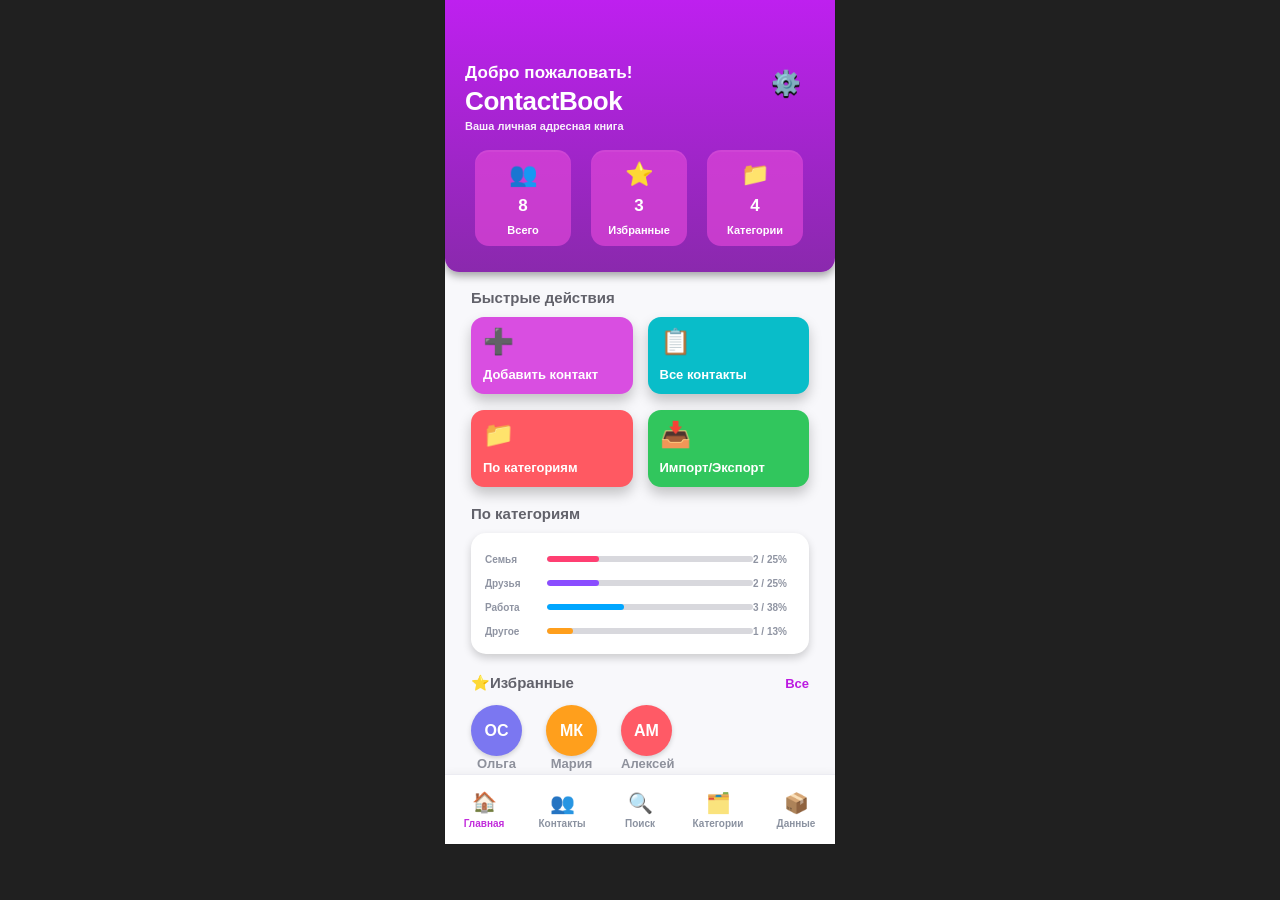
<file: index.html>
<!DOCTYPE html>
<html lang="ru">
<head>
  <meta charset="UTF-8" />
  <meta name="viewport" content="width=device-width, initial-scale=1.0, maximum-scale=1.0, user-scalable=no" />
  <title>ContactBook</title>
  <link rel="stylesheet" href="/static/style.css" />
</head>
<body>
  <div class="phone" id="phone">
    <section class="screen active" id="home"></section>
    <section class="screen plain-page" id="contacts"></section>
    <section class="screen plain-page" id="search"></section>
    <section class="screen" id="categories"></section>
    <section class="screen" id="data"></section>
    <section class="screen plain-page" id="form"></section>
    <section class="screen plain-page" id="settings"></section>
    <div id="global-nav"></div>
    <div class="toast" id="toast"></div>
  </div>

<script src="/static/app.js"></script>
</body>
</html>
</file>
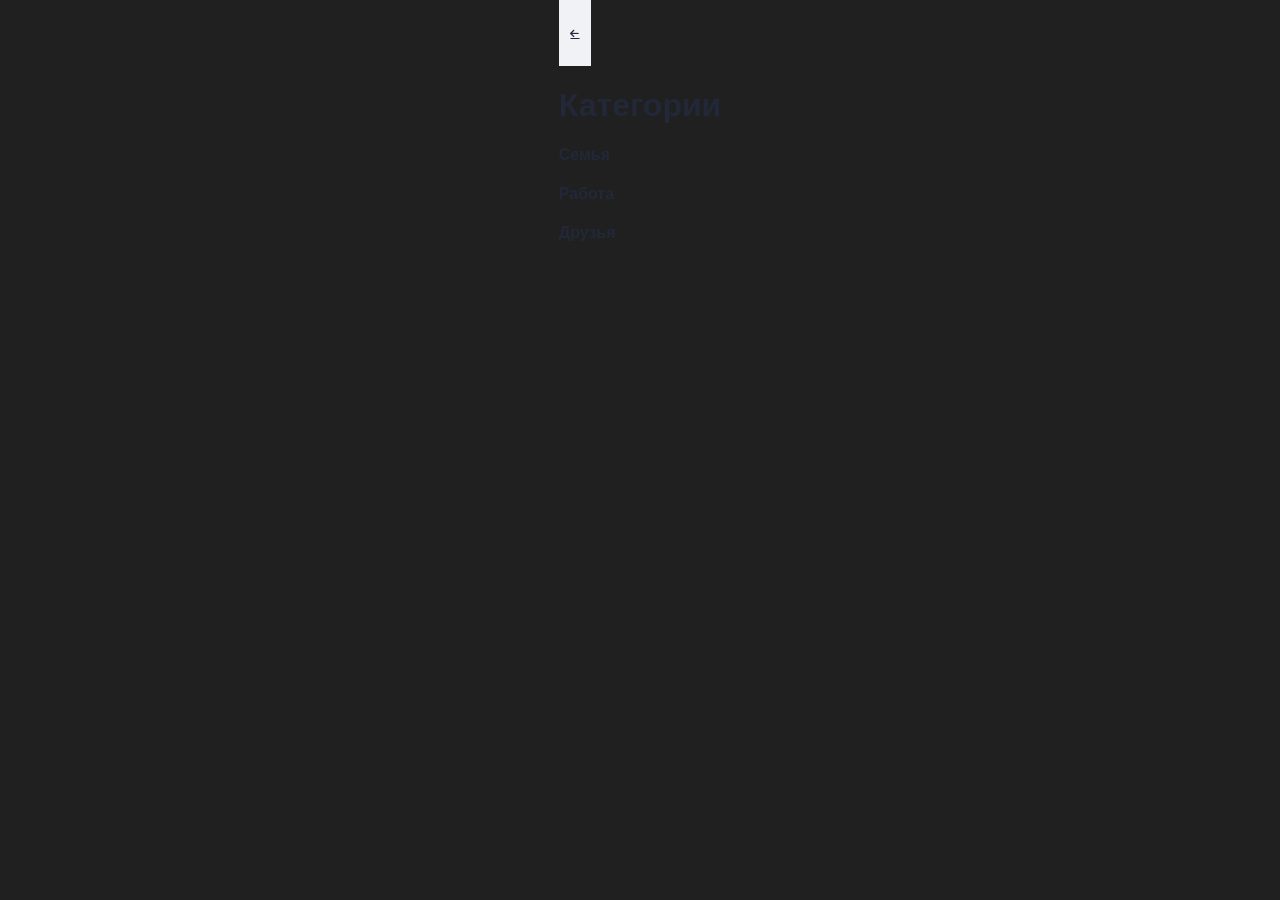
<file: templates/categories.html>
<!DOCTYPE html>
<html lang="ru">
<head>
    <meta charset="UTF-8">
    <meta name="viewport" content="width=device-width, initial-scale=1.0">
    <title>Категории</title>
    <link rel="stylesheet" href="https://cdnjs.cloudflare.com/ajax/libs/font-awesome/6.4.0/css/all.min.css">
    <link rel="stylesheet" href="../static/style.css">
</head>
<body>
    <div class="phone-screen">
        <div class="settings-header">
            <a href="home.html" class="nav-btn" style="color: var(--text-main); background: #f1f2f6;"><i class="fas fa-arrow-left"></i></a>
            <h1>Категории</h1>
        </div>
        <div class="settings-content">
            <div class="settings-list">
                <div class="settings-item"><div class="item-text"><h4>Семья</h4></div></div>
                <div class="settings-item"><div class="item-text"><h4>Работа</h4></div></div>
                <div class="settings-item"><div class="item-text"><h4>Друзья</h4></div></div>
            </div>
        </div>
    </div>
</body>
</html>
</file>
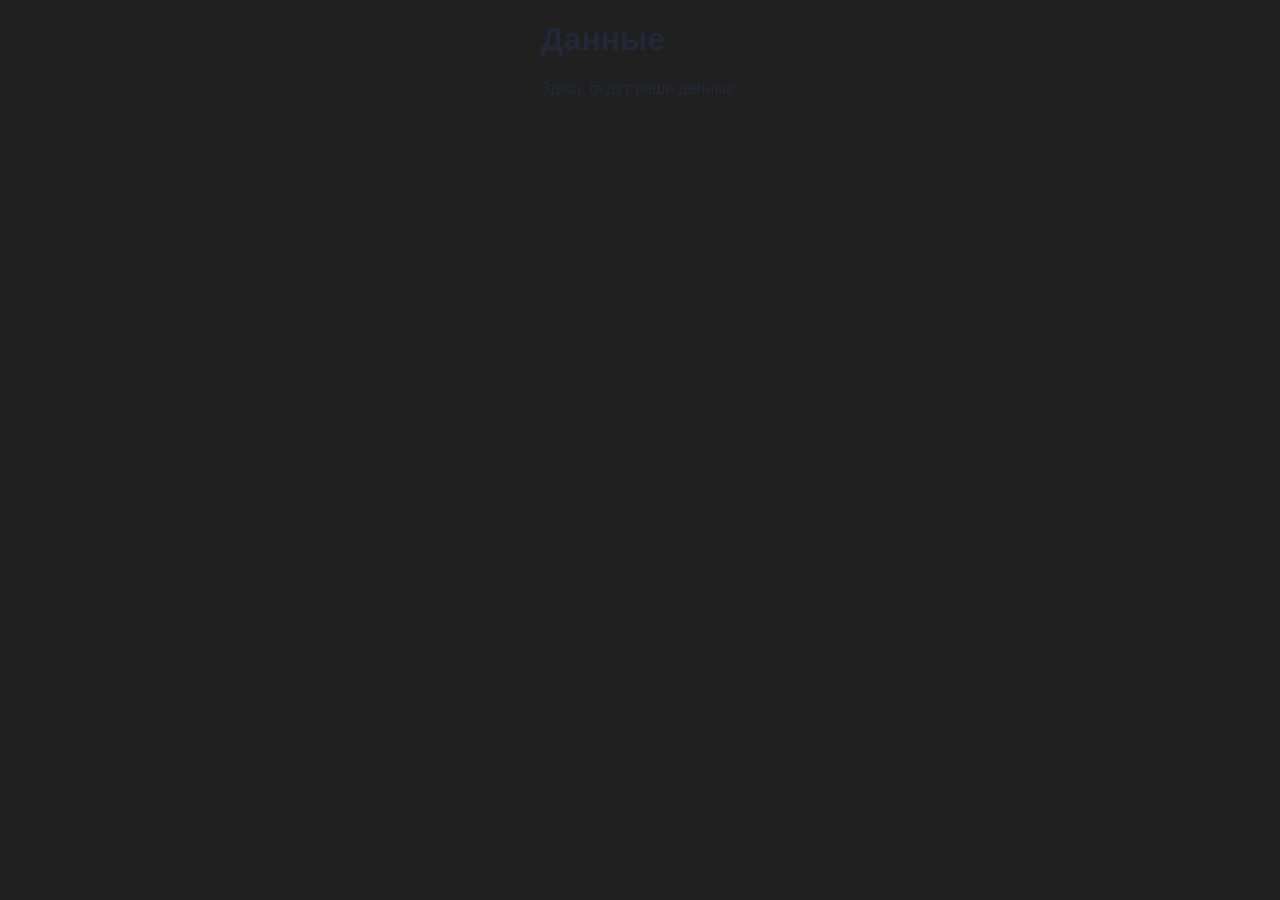
<file: templates/data.html>
<!DOCTYPE html>
<html lang="ru">
<head>
    <meta charset="UTF-8">
    <title>Данные</title>
    <link rel="stylesheet" href="../static/style.css">
</head>
<body>
    <div class="phone-screen">
        <div class="settings-header"><h1>Данные</h1></div>
        <div class="settings-content"><p>Здесь будут ваши данные.</p></div>
    </div>
</body>
</html>
</file>
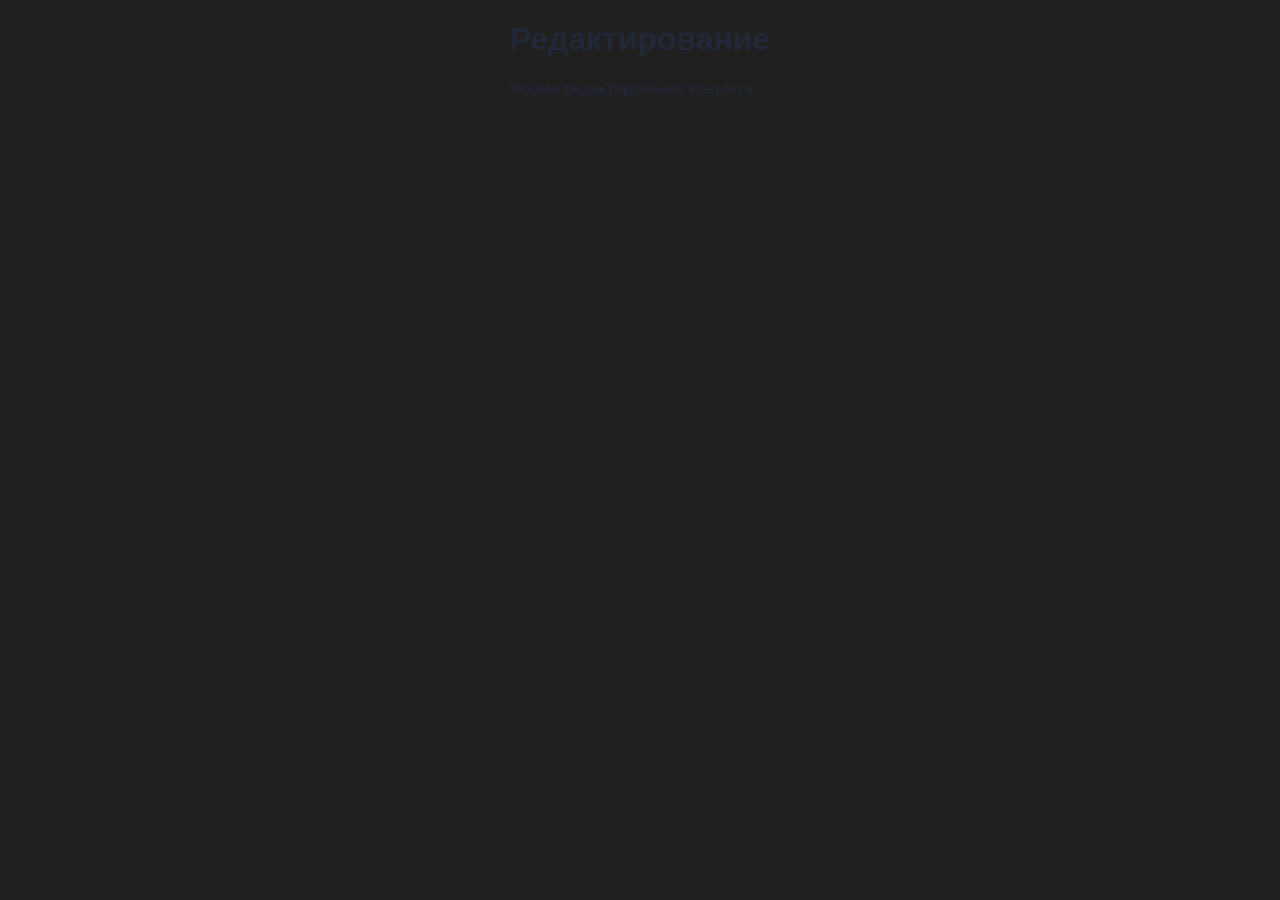
<file: templates/form_edit.html>
<!DOCTYPE html>
<html lang="ru">
<head>
    <meta charset="UTF-8">
    <title>Редактировать</title>
    <link rel="stylesheet" href="../static/style.css">
</head>
<body>
    <div class="phone-screen">
        <div class="settings-header"><h1>Редактирование</h1></div>
        <div class="settings-content">
            <div class="info-card">
                <p>Форма редактирования контакта...</p>
            </div>
        </div>
    </div>
</body>
</html>
</file>
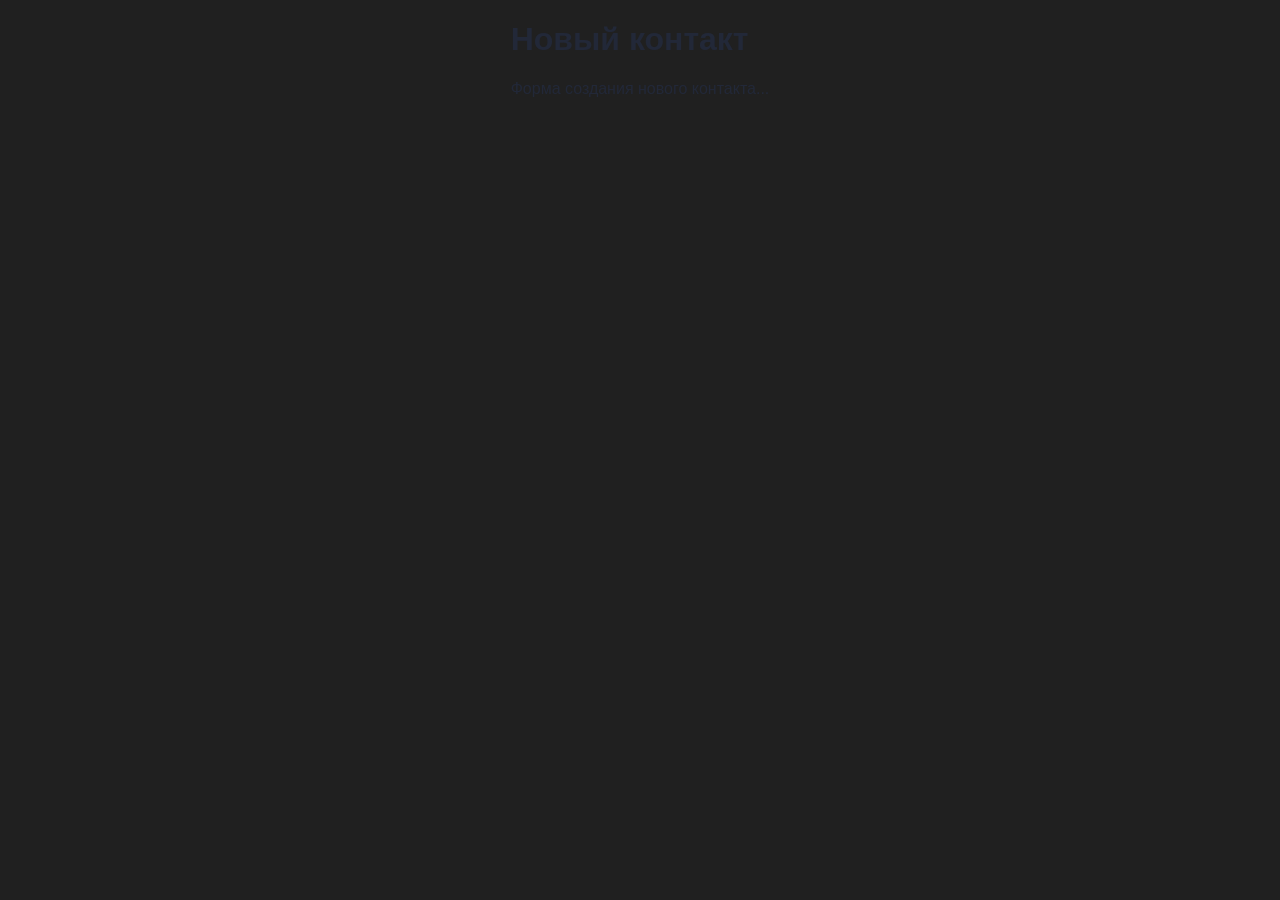
<file: templates/form_new.html>
<!DOCTYPE html>
<html lang="ru">
<head>
    <meta charset="UTF-8">
    <title>Новый контакт</title>
    <link rel="stylesheet" href="../static/style.css">
</head>
<body>
    <div class="phone-screen">
        <div class="settings-header"><h1>Новый контакт</h1></div>
        <div class="settings-content">
            <div class="info-card">
                <p>Форма создания нового контакта...</p>
            </div>
        </div>
    </div>
</body>
</html>
</file>
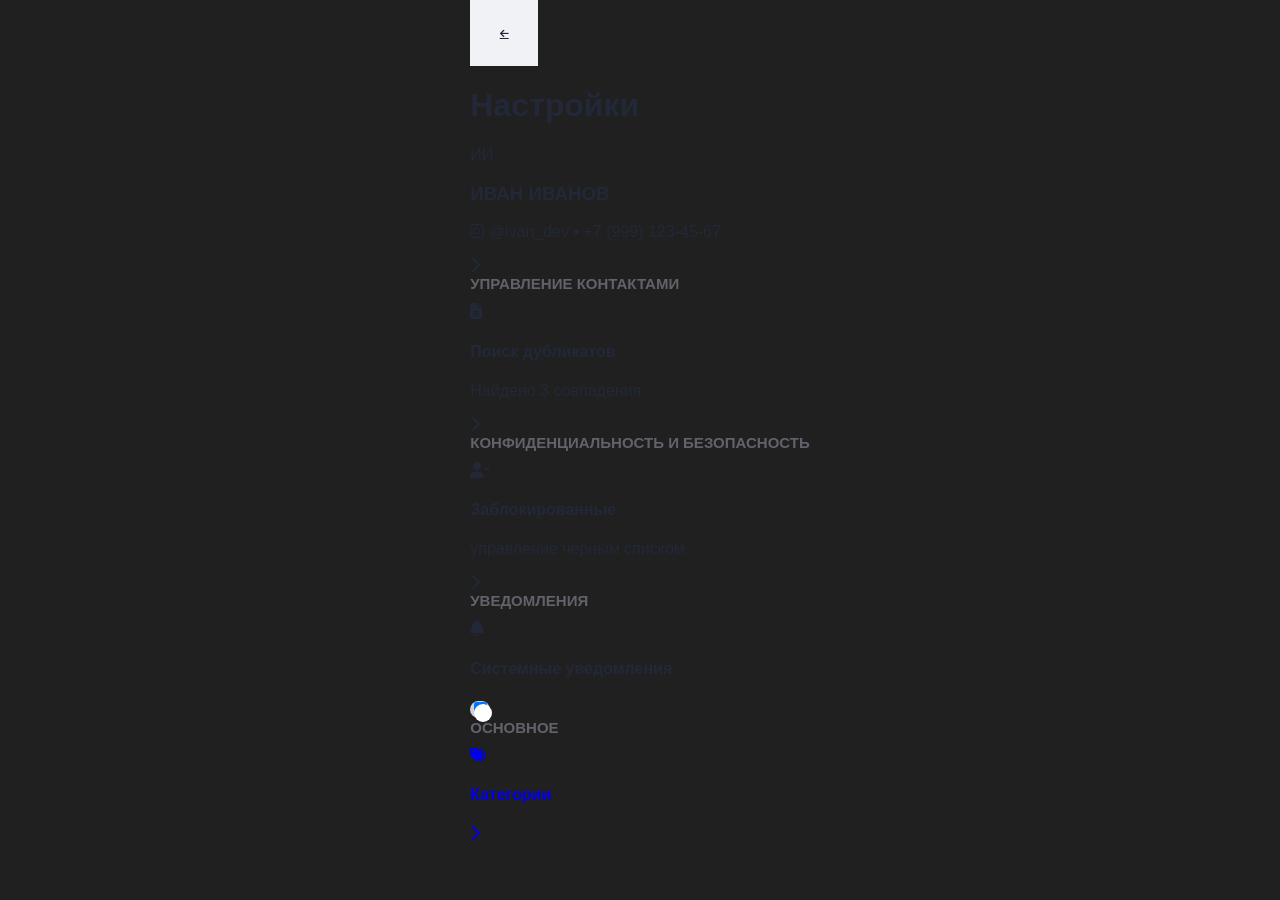
<file: templates/home.html>
<!DOCTYPE html>
<html lang="ru">
<head>
    <meta charset="UTF-8">
    <meta name="viewport" content="width=device-width, initial-scale=1.0">
    <title>Настройки</title>
    <link rel="stylesheet" href="https://cdnjs.cloudflare.com/ajax/libs/font-awesome/6.4.0/css/all.min.css">
    <link rel="stylesheet" href="../static/style.css">
</head>
<body>
    <div class="phone-screen">
        <div class="settings-header">
            <a href="contacts.html" class="nav-btn" style="color: var(--text-main); background: #f1f2f6;"><i class="fas fa-arrow-left"></i></a>
            <h1>Настройки</h1>
        </div>

        <div class="settings-content">
            <div class="user-profile-card">
                <div class="avatar-circle">ИИ</div>
                <div class="user-info">
                    <h3>ИВАН ИВАНОВ</h3>
                    <p><i class="fab fa-instagram"></i> @ivan_dev • +7 (999) 123-45-67</p>
                </div>
                <div class="chevron"><i class="fas fa-chevron-right"></i></div>
            </div>

            <div class="section-title">УПРАВЛЕНИЕ КОНТАКТАМИ</div>
            <div class="settings-list">
                <div class="settings-item">
                    <div class="item-icon"><i class="fas fa-file-alt"></i></div>
                    <div class="item-text">
                        <h4>Поиск дубликатов</h4>
                        <p>Найдено 3 совпадения</p>
                    </div>
                    <div class="chevron"><i class="fas fa-chevron-right"></i></div>
                </div>
            </div>

            <div class="section-title">КОНФИДЕНЦИАЛЬНОСТЬ И БЕЗОПАСНОСТЬ</div>
            <div class="settings-list">
                <div class="settings-item">
                    <div class="item-icon"><i class="fas fa-user-minus"></i></div>
                    <div class="item-text">
                        <h4>Заблокированные</h4>
                        <p>управление черным списком</p>
                    </div>
                    <div class="chevron"><i class="fas fa-chevron-right"></i></div>
                </div>
            </div>

            <div class="section-title">УВЕДОМЛЕНИЯ</div>
            <div class="settings-list">
                <div class="settings-item">
                    <div class="item-icon"><i class="fas fa-bell"></i></div>
                    <div class="item-text">
                        <h4>Системные уведомления</h4>
                    </div>
                    <div class="toggle-container">
                        <label class="switch">
                            <input type="checkbox" checked>
                            <span class="slider"></span>
                        </label>
                    </div>
                </div>
            </div>

            <div class="section-title">ОСНОВНОЕ</div>
            <div class="settings-list">
                <a href="categories.html" style="text-decoration: none;">
                    <div class="settings-item">
                        <div class="item-icon"><i class="fas fa-tags"></i></div>
                        <div class="item-text">
                            <h4>Категории</h4>
                        </div>
                        <div class="chevron"><i class="fas fa-chevron-right"></i></div>
                    </div>
                </a>
            </div>
        </div>
    </div>
</body>
</html>
</file>
<file: static/style.css>
:root{
      --bg:#f8f8fb;
      --panel:#ffffff;
      --text:#222838;
      --muted:#9aa0ad;
      --purple:#c92de0;
      --purple2:#8b28b7;
      --pink:#ff2459;
      --friend:#8d4cf1;
      --work:#12a7df;
      --other:#ff950e;
      --family:#ff235c;
      --green:#35c764;
      --cyan:#10c2c9;
      --shadow:0 7px 13px rgba(0,0,0,.22);
      --soft-shadow:0 3px 9px rgba(35,38,50,.16);
      --radius:18px;
      font-family: Inter, -apple-system, BlinkMacSystemFont, "Segoe UI", Roboto, Arial, sans-serif;
    }
    *{box-sizing:border-box;-webkit-tap-highlight-color:transparent}
    body{margin:0;min-height:100vh;background:#202020;color:var(--text);display:flex;justify-content:center;align-items:flex-start;}
    .phone{width:390px;height:844px;max-height:100vh;background:var(--bg);position:relative;overflow:hidden;box-shadow:0 0 0 1px rgba(0,0,0,.1);}
    @media(max-width:430px){body{background:var(--bg)}.phone{width:100vw;height:100vh;max-height:100vh;box-shadow:none}}
    button,input,textarea{font:inherit;border:0;outline:0;background:none;color:inherit}
    button{cursor:pointer}
    .screen{display:none;position:absolute;left:0;right:0;top:0;height:100%;min-height:0;overflow-y:auto;overflow-x:hidden;padding-bottom:84px;animation:show .22s ease both;scrollbar-width:none;-ms-overflow-style:none;}
    .screen::-webkit-scrollbar{display:none}
    .screen.active{display:block}
    #form.screen,#settings.screen{height:100%;padding-bottom:0}
    @keyframes show{from{opacity:.35;transform:translateY(8px)}to{opacity:1;transform:none}}
    .hero{height:272px;padding:64px 20px 20px;border-bottom-left-radius:14px;border-bottom-right-radius:14px;background:linear-gradient(180deg,#be20ef 0%,#8a29ad 100%);color:#fff;box-shadow:0 4px 8px rgba(0,0,0,.35);position:relative;}
    .gear{position:absolute;right:28px;top:68px;font-size:24px;text-shadow:0 1px 0 #000;filter:drop-shadow(0 1px 0 #161616)}
    .hero h4{margin:0 0 7px;font-size:17px;line-height:1;font-weight:800;letter-spacing:.1px}
    .hero h1{margin:0;font-size:26px;line-height:1.05;font-weight:900;letter-spacing:-.4px}
    .hero p{margin:5px 0 0;font-size:11px;font-weight:800;opacity:.93}
    .stats{display:flex;gap:20px;margin-top:18px;padding:0 10px}.stat{width:96px;height:96px;border-radius:14px;cursor:pointer;transition:transform .18s ease;background:rgba(221,68,215,.72);display:flex;flex-direction:column;align-items:center;justify-content:center;font-weight:900;box-shadow:0 2px 0 rgba(255,255,255,.05) inset}.stat:active{transform:scale(.97)}.stat .ico{font-size:23px;margin-bottom:8px}.stat .num{font-size:17px}.stat .lbl{font-size:11px;margin-top:8px}
    .content{padding:17px 26px 8px}.section-title{font-size:15px;font-weight:900;margin:0 0 11px;color:#62626b}.quick-grid{display:grid;grid-template-columns:1fr 1fr;gap:16px 15px}.quick{height:77px;border-radius:13px;color:#fff;padding:12px 12px;text-align:left;box-shadow:var(--shadow);font-size:13px;font-weight:900;display:flex;flex-direction:column;justify-content:space-between}.quick .qico{font-size:25px;line-height:1}.quick.add{background:#d94ee1}.quick.all{background:#09bdc9}.quick.cats{background:#ff5962}.quick.data{background:#31c65d}.category-progress{background:#fff;border-radius:15px;padding:14px 14px 11px;box-shadow:0 4px 8px rgba(0,0,0,.18);}.prog-row{display:grid;grid-template-columns:62px 1fr 42px;align-items:center;height:24px;font-size:10px;font-weight:700;color:#8f94a2}.bar{height:6px;background:#d8d8dd;border-radius:7px;overflow:hidden}.fill{height:100%;border-radius:7px}.fav-head{display:flex;align-items:center;justify-content:space-between;margin-top:20px;margin-bottom:13px}.fav-head a{font-size:13px;font-weight:900;color:#bc19e1}.fav-list{display:flex;gap:24px;align-items:flex-start;margin-top:2px}.fav-person{text-align:center;font-weight:800;color:#8e919c;font-size:13px}.avatar{width:51px;height:51px;border-radius:50%;display:flex;align-items:center;justify-content:center;color:#fff;font-weight:900;font-size:16px;box-shadow:0 2px 5px rgba(0,0,0,.17);position:relative}.small-star{position:absolute;right:-2px;top:-6px;font-size:16px}.bg-brown{background:#bd8158}.bg-blue{background:#6574f4}.bg-green{background:#31c665}.bg-cyan{background:#12c7bc}.bg-pink{background:#ef518e}.bg-violet{background:#7b77f1}.bg-red{background:#ff5a66}.bg-orange{background:#ff9f1c}.bg-teal{background:#17bebb}.bg-indigo{background:#5267df}.bg-lime{background:#88c43d}.bg-rose{background:#d94f91}.bg-slate{background:#607d8b}.bg-gold{background:#d6a21e}
    .bottom-nav{position:absolute;left:0;right:0;bottom:0;height:70px;background:#fff;display:flex;justify-content:space-around;align-items:center;border-top:1px solid #ececf2;z-index:100;box-shadow:0 -2px 8px rgba(20,20,30,.04)}.nav-btn{width:20%;height:66px;display:flex;flex-direction:column;align-items:center;justify-content:center;gap:3px;color:#8b92a0;font-size:10px;font-weight:700}.nav-btn .nav-ico{font-size:20px;filter:saturate(.85)}.nav-btn.active{color:#c22ddc}.nav-btn.active .nav-ico{transform:translateY(-1px)}
    .header{height:70px;background:#f4f1ff;display:flex;align-items:center;padding:0 20px;border-bottom:1px solid rgba(0,0,0,.05);gap:16px}.header h2{font-size:20px;font-weight:900;margin:0;flex:1}.back{font-size:20px;color:#53606d}.save{background:#c72fe0;color:#fff;border-radius:11px;padding:12px 17px;font-weight:900;font-size:13px}.plain-page{background:#fff;min-height:100%}.main-head{display:flex;align-items:center;padding:46px 21px 13px}.main-head h2{font-size:22px;margin:0;font-weight:900;flex:1}.plus{width:35px;height:35px;border-radius:50%;background:#ca2ee0;color:white;font-size:23px;line-height:1;display:flex;align-items:center;justify-content:center;padding:0 0 2px 0;box-shadow:0 2px 5px rgba(0,0,0,.18)}.searchbar{height:39px;background:#f0f0f4;border-radius:10px;display:flex;align-items:center;margin:0 21px 12px;padding:0 12px;gap:8px;color:#adb2bd;font-size:13px}.searchbar input{width:100%;font-size:13px;color:#394052}.chips{display:flex;gap:10px;margin:0 21px 15px;overflow:hidden}.chip{height:28px;padding:0 16px;border-radius:18px;background:#f0f0f4;color:#88909e;font-weight:800;font-size:11px}.chip.active{background:#cf32df;color:#fff}.letter{height:32px;background:#fafafa;border-top:1px solid #f1f1f3;border-bottom:1px solid #f4f4f4;color:#c42edc;font-size:11px;font-weight:900;padding:11px 21px 0}.contact-card{height:66px;background:#fff;border-radius:13px;margin:0 21px 9px;box-shadow:0 2px 6px rgba(0,0,0,.1);display:flex;align-items:center;padding:0 12px}.contact-card .avatar{width:36px;height:36px;font-size:13px;flex:0 0 auto}.c-info{margin-left:12px;min-width:0;flex:1}.c-name{font-size:13px;font-weight:900;white-space:nowrap;overflow:hidden;text-overflow:ellipsis}.c-phone{font-size:11px;color:#8f96a3;margin-top:4px}.cat-badge{font-size:9px;font-weight:900;border-radius:10px;padding:4px 8px;background:#f2f3f7}.dots{font-size:18px;color:#c6cad2;margin-left:8px;line-height:1}.badge-family{color:var(--family)}.badge-friends{color:var(--friend)}.badge-work{color:var(--work)}.badge-other{color:var(--other)}
    .cat-hero{height:272px}.big-folder{width:100px;height:78px;margin:24px 0 0 10px;position:relative;background:linear-gradient(#ffe15e,#edc427);border-radius:5px;box-shadow:0 3px 8px rgba(0,0,0,.15)}.big-folder:before{content:"";position:absolute;left:0;top:-16px;width:48px;height:26px;background:#eab12e;border-radius:8px 8px 0 0}.box-icon{width:92px;height:78px;margin:25px 0 0 13px;position:relative;background:linear-gradient(180deg,#ffbc3d 0 48%,#ffd03d 48% 100%);clip-path:polygon(12% 0,88% 0,100% 33%,100% 100%,0 100%,0 33%)}.box-icon:after{content:"";position:absolute;left:38px;top:0;width:18px;height:48px;background:#23b689;opacity:.8}.cat-grid{display:grid;grid-template-columns:1fr 1fr;gap:16px;margin-top:30px}.cat-tile{height:108px;border-radius:13px;color:#fff;padding:13px 14px;text-align:left;align-items:flex-start;box-shadow:var(--shadow);display:flex;flex-direction:column;justify-content:flex-end;position:relative;overflow:hidden}.cat-tile .emoji{position:absolute;top:12px;left:13px;font-size:34px}.cat-tile .count{font-size:21px;font-weight:900;text-align:left;line-height:1}.cat-tile .label{font-size:14px;font-weight:900;text-align:left;margin-top:2px}.cat-tile.family{background:linear-gradient(145deg,#ff5f7e,#ff2f6d)}.cat-tile.friends{background:linear-gradient(145deg,#7c4dff,#b445ff)}.cat-tile.work{background:linear-gradient(145deg,#00a6ff,#00d4ff)}.cat-tile.other{background:linear-gradient(145deg,#ff9f1c,#ffbf47)}.cat-tile.muted.family{background:linear-gradient(145deg,#d8758e,#a95370)}.cat-tile.muted.friends{background:linear-gradient(145deg,#927ee0,#665aa8)}.cat-tile.muted.work{background:linear-gradient(145deg,#5fb4dd,#3d7fa4)}.cat-tile.muted.other{background:linear-gradient(145deg,#d29a50,#9b7442)}.cat-tile.muted{opacity:.92}.cat-tile.active{transform:translateY(-2px);box-shadow:0 10px 16px rgba(0,0,0,.28)}.chosen-title{margin:18px 0 11px;font-size:15px;font-weight:900}.category-contact-list{background:linear-gradient(145deg,#ffffff,#f2f4fb);border-radius:14px;color:#283044;padding:12px 12px 8px;box-shadow:0 5px 12px rgba(40,45,70,.16);border:1px solid #eef0f6}.mini-contact{display:flex;align-items:center;margin-bottom:9px}.mini-contact .avatar{width:38px;height:38px;font-size:12px}.mini-contact .c-name{color:#2b3244}.mini-contact .c-phone{color:#8f96a3;opacity:1}.ribbon{height:21px;border-radius:10px;background:linear-gradient(90deg,#ff7991,#ff9db1);color:#ff2258;font-weight:900;font-size:13px;margin-top:13px;padding:3px 11px;display:flex;justify-content:space-between;box-shadow:0 3px 7px rgba(0,0,0,.15)}.mini-chips{display:flex;gap:10px;margin-top:14px}.mini-card{height:50px;min-width:86px;border-radius:13px;background:linear-gradient(145deg,#ffffff,#eef2fb);box-shadow:0 5px 11px rgba(40,45,70,.15);display:flex;align-items:center;padding:0 10px;color:#2b3244;font-size:10px;font-weight:900;border:1px solid #edf0f7}.mini-card .avatar{width:32px;height:32px;font-size:10px;margin-right:8px}
    .data-stat{height:106px;border-radius:14px;background:linear-gradient(145deg,#ff315a,#cc48e1);color:#fff;margin:20px 0 33px;padding:25px 23px;box-shadow:var(--shadow)}.data-stat .big{font-size:34px;font-weight:900;line-height:.8}.data-stat .desc{font-size:13px;font-weight:900;margin-top:6px}.data-stat .tiny{font-size:10px;font-weight:900;margin-top:10px}.data-section{font-weight:900;color:#61636c;font-size:15px;margin:0 0 15px}.action-row{width:100%;height:67px;border-radius:15px;color:#fff;margin-bottom:8px;display:flex;align-items:center;padding:0 18px;box-shadow:var(--soft-shadow);position:relative;overflow:hidden}.action-row:before{content:"";width:43px;height:43px;border-radius:12px;background:rgba(255,255,255,.35);margin-right:14px}.action-row .row-ico{position:absolute;left:29px;font-size:24px}.action-row .title{font-size:15px;font-weight:900}.action-row .sub{font-size:9px;font-weight:800;opacity:.9}.json{background:linear-gradient(90deg,#be55f0,#d6a1fc)}.csv{background:linear-gradient(90deg,#23c872,#9bf0c6)}.vcard{background:linear-gradient(90deg,#0db5c4,#92e7e7)}.import{background:linear-gradient(90deg,#929292,#d7d7d7);border:2px dashed #656565;color:#fff}
    .form-body{padding:24px 25px 30px}.avatar-big{width:98px;height:98px;border-radius:50%;background:#4a8ef7;color:white;font-size:37px;font-weight:800;margin:0 auto 20px;display:flex;align-items:center;justify-content:center;box-shadow:0 3px 7px rgba(0,0,0,.26);position:relative}.camera{position:absolute;right:0;bottom:9px;width:24px;height:24px;border-radius:50%;background:#c933db;display:flex;align-items:center;justify-content:center;font-size:12px;border:2px solid rgba(0,0,0,.08)}.field-label{font-size:11px;color:#7b8390;font-weight:900;text-transform:uppercase;margin:14px 0 7px}.field-label .req{color:#2e3341}.input{height:47px;border:1px solid #dfe2ea;border-radius:11px;width:100%;padding:0 16px;color:#293041;background:#fff;font-size:13px}.textarea{height:64px;padding-top:13px;resize:none}.cat-buttons{display:grid;grid-template-columns:1fr 1fr;gap:8px 10px}.cat-btn{height:48px;border:2px solid #e1e3eb;border-radius:10px;background:#fff;font-size:13px;font-weight:900}.cat-btn.family{color:var(--family)}.cat-btn.friends{color:var(--friend)}.cat-btn.work{color:var(--work)}.cat-btn.other{color:var(--other)}.cat-btn.active{color:#fff;border-color:transparent}.cat-btn.active.family{background:var(--family)}.cat-btn.active.friends{background:var(--friend)}.cat-btn.active.work{background:var(--work)}.cat-btn.active.other{background:var(--other)}.fav-toggle-box{height:58px;border:1px solid #e2e4eb;border-radius:11px;margin-top:17px;display:flex;align-items:center;padding:0 14px;background:#fff}.fav-toggle-box .txt{flex:1}.fav-toggle-box .top{font-size:14px;font-weight:900}.fav-toggle-box .bottom{font-size:10px;color:#a2a8b2}.switch{width:44px;height:25px;border-radius:15px;background:#ccd1da;position:relative}.switch.on{background:#ca2edd}.switch:after{content:"";position:absolute;width:18px;height:18px;border-radius:50%;top:3.5px;left:4px;background:#fff;transition:.2s}.switch.on:after{left:22px}
    .search-empty{height:560px;display:flex;flex-direction:column;align-items:center;justify-content:center;text-align:center;color:#a2a8b3}.big-search{font-size:112px;line-height:.9;filter:saturate(1.25);margin-bottom:20px}.search-empty h3{margin:0 0 9px;color:#535967;font-size:15px}.search-empty p{margin:0 0 15px;font-size:12px}.search-results{padding-bottom:20px}.settings-page{width:390px;height:844px;max-height:100vh;background:#fff}.settings-page .header{height:70px;padding:0 20px;background:#f2f1fc}.settings-page .header h2{font-size:20px}.settings-page .back{font-size:20px}.settings-body{padding:22px 28px 34px}.settings-section{font-size:11px;color:#b3b6bf;font-weight:900;text-transform:uppercase;margin:22px 0 9px}.settings-card{height:58px;background:#fff;border-radius:13px;box-shadow:0 3px 8px rgba(0,0,0,.18);display:flex;align-items:center;padding:0 16px;margin-bottom:11px}.settings-card.tall{height:62px;padding:9px 16px;gap:11px}.settings-card .mini-avatar{width:36px;height:36px;border-radius:50%;background:#e84ca1;color:#fff;font-size:12px;font-weight:900;display:flex;align-items:center;justify-content:center}.settings-card .s-main{font-size:12px;font-weight:900}.settings-card .s-sub{font-size:9px;color:#a5abb6;margin-top:3px}.settings-card .icon{font-size:20px;width:31px}.settings-card .s-text{flex:1}.settings-card .arrow{font-size:18px;color:#87909c}.settings-card .value{font-size:11px;color:#a0a5af}.settings-card .switch{width:44px;height:25px}.settings-card .switch:after{width:18px;height:18px;top:3.5px;left:4px}.settings-card .switch.on:after{left:22px}
    .hidden-file{display:none}.toast{position:absolute;left:50%;bottom:82px;transform:translateX(-50%);background:#242838;color:#fff;padding:10px 16px;border-radius:16px;font-size:12px;font-weight:800;opacity:0;transition:.25s;z-index:50}.toast.show{opacity:1;bottom:92px}.no-results{text-align:center;color:#9ca2af;font-size:13px;padding:30px}.danger{background:#fff;color:#ff315a;border:1px solid #fee;border-radius:10px;padding:10px 12px;font-weight:900;margin-top:10px;width:100%}

    .settings-page{width:390px;height:844px;min-height:844px;max-height:100vh;background:#fff;}
    .settings-page .screen{height:100%;min-height:0;padding-bottom:0;overflow-y:auto;scrollbar-width:none;-ms-overflow-style:none;}
    .settings-page .screen::-webkit-scrollbar{display:none}

    #global-nav .bottom-nav{position:absolute;left:0;right:0;bottom:0}

    .contacts-chips{margin-top:2px;margin-bottom:16px}

    .fav-mode-note{margin:-2px 21px 13px;padding:9px 11px;border-radius:12px;background:#fff4fb;color:#9c2bb5;font-size:11px;font-weight:900;display:flex;align-items:center;justify-content:space-between;box-shadow:0 2px 6px rgba(160,60,180,.10)}.fav-mode-note button{background:#cf32df;color:#fff;border-radius:10px;padding:6px 9px;font-size:10px;font-weight:900}

    .simple-settings{padding-top:24px}.profile-simple{height:74px!important;background:linear-gradient(145deg,#ffffff,#f8f5ff)!important}.profile-simple .mini-avatar{width:46px!important;height:46px!important;font-size:14px!important;background:linear-gradient(145deg,#ef5aa5,#c52dde)!important}.profile-simple .s-main{font-size:15px!important}.profile-simple .s-sub{font-size:11px!important}
</file>
